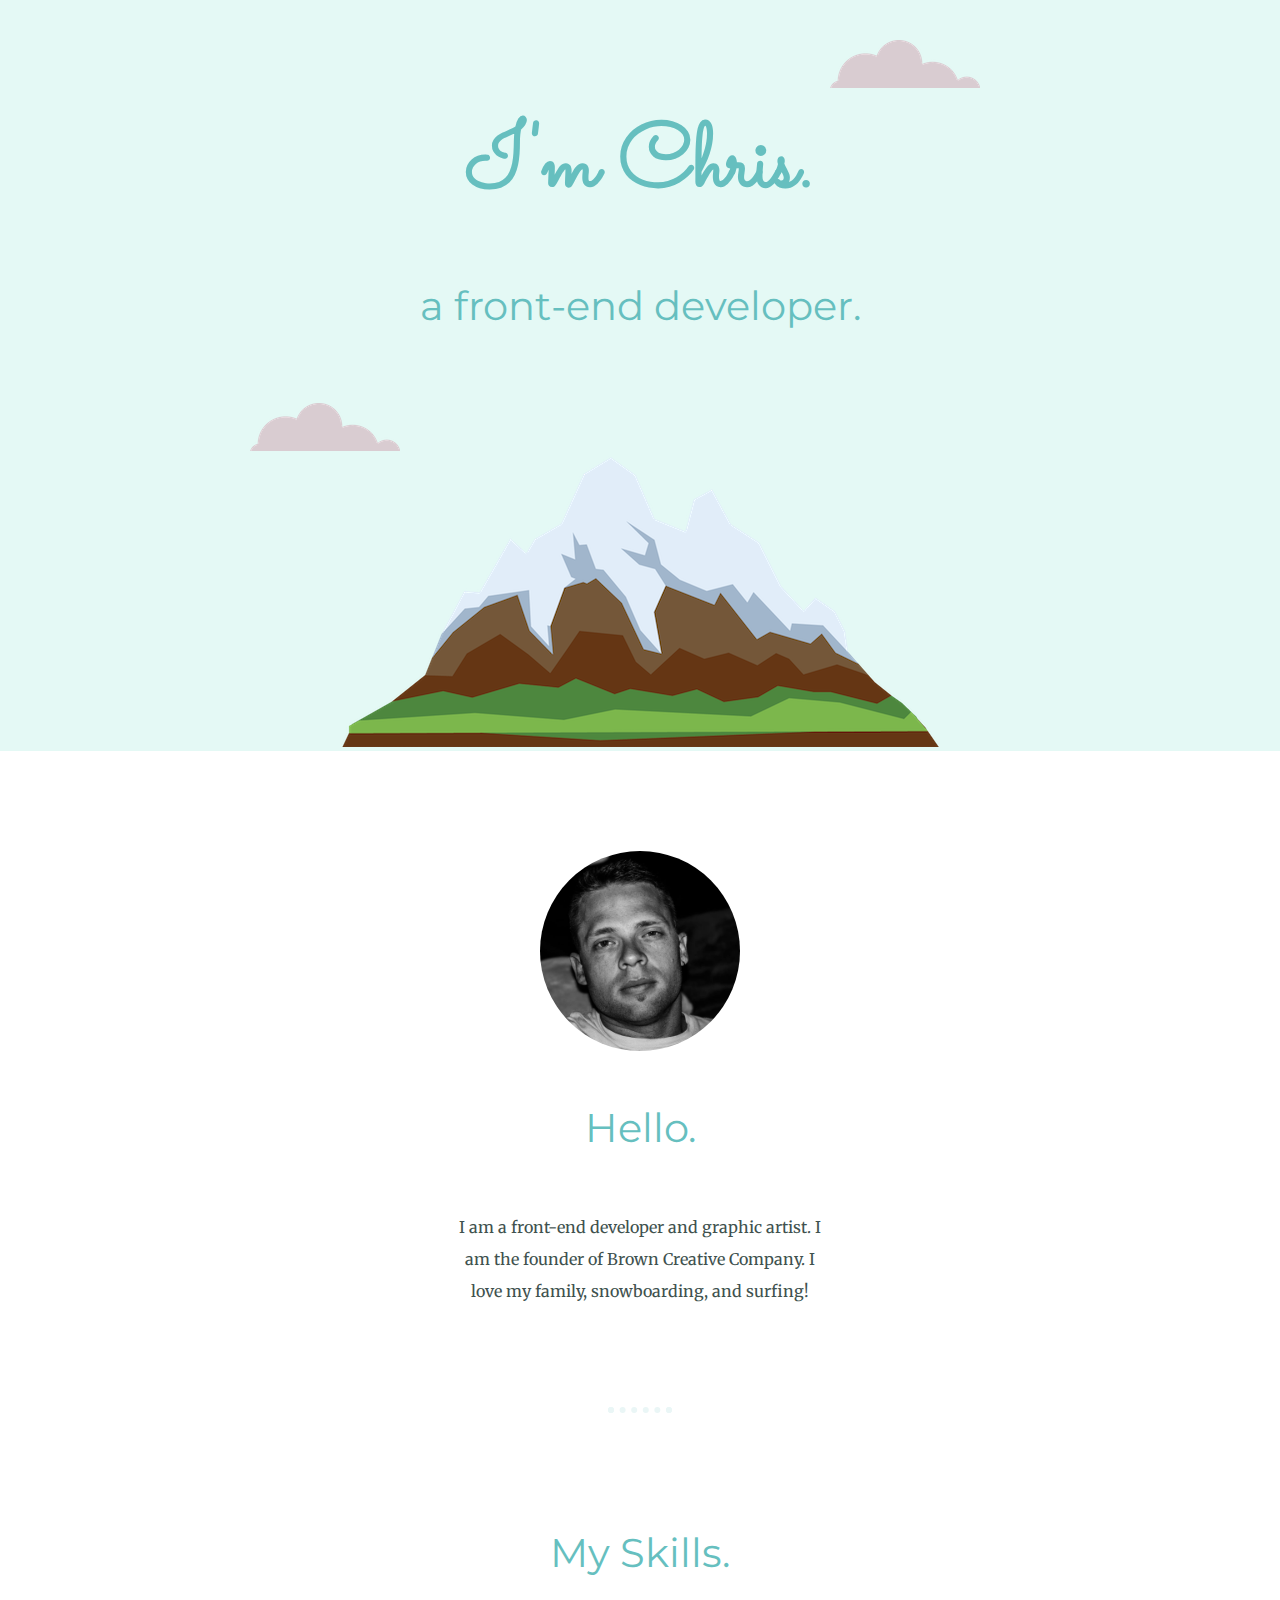
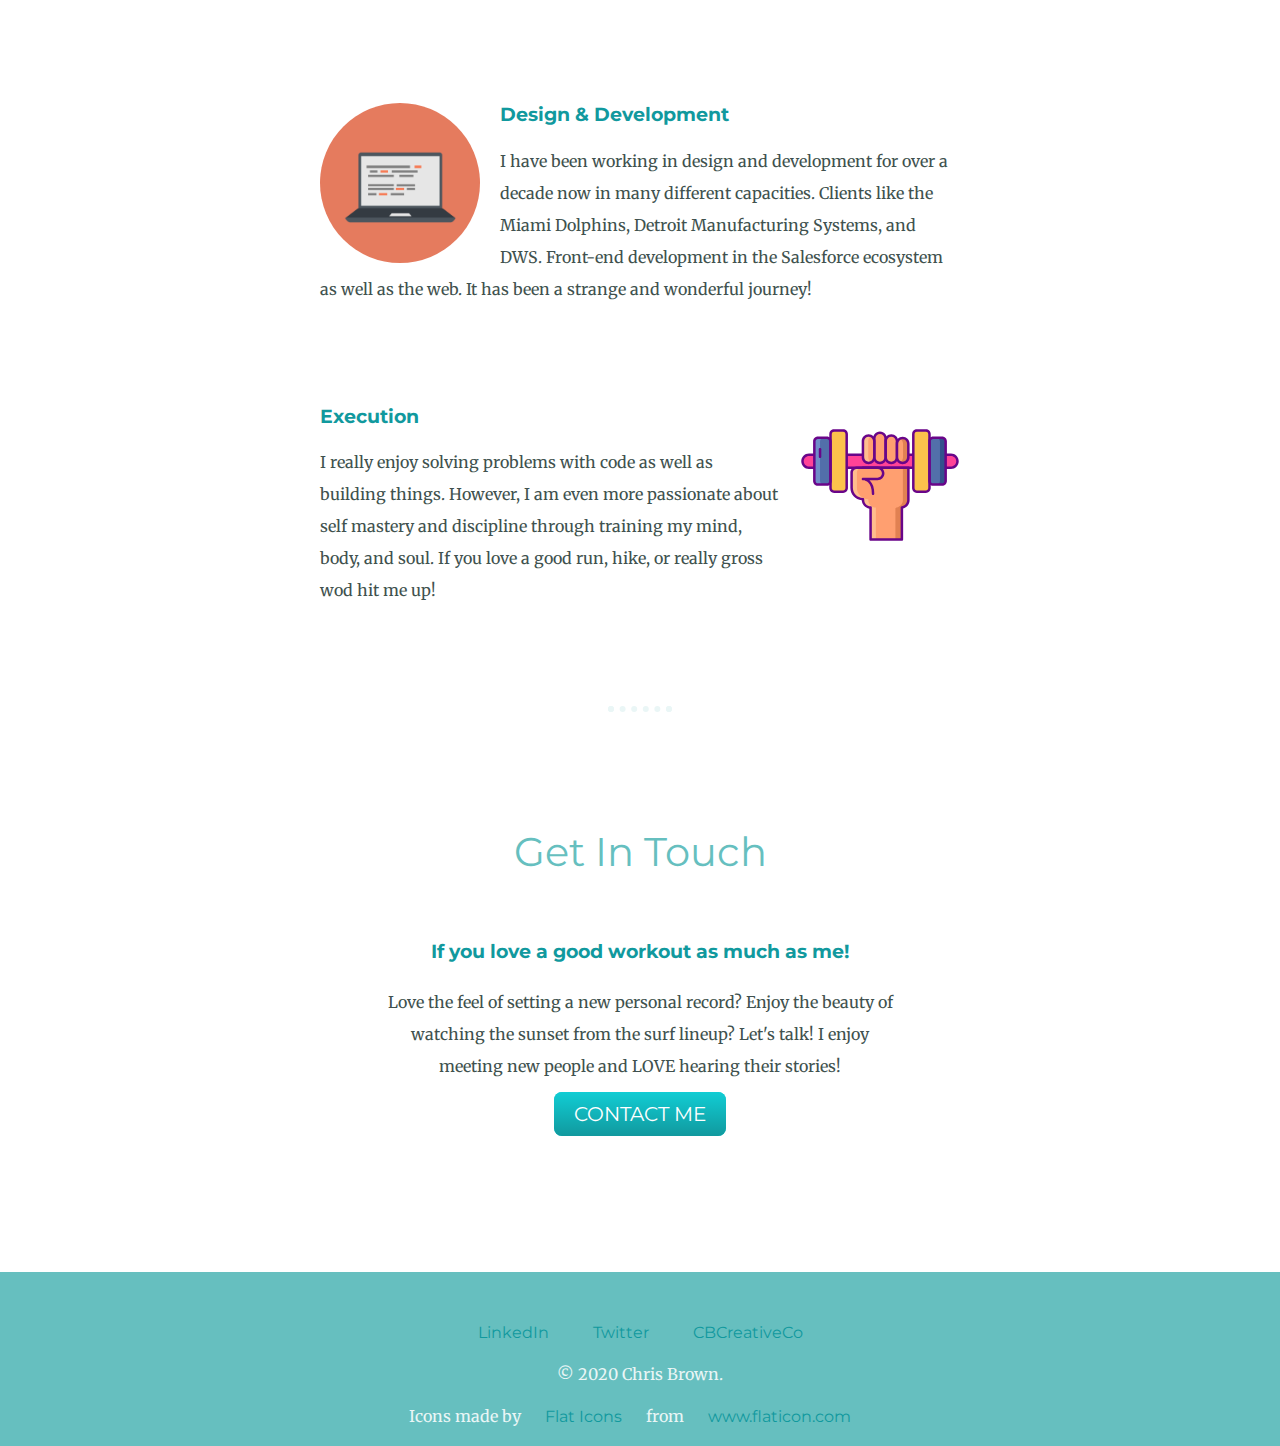
<file: index.html>
<!DOCTYPE html>
<html lang="en">
  <head>
    <meta charset="UTF-8" />
    <meta name="viewport" content="width=device-width, initial-scale=1.0" />
    <title>Chris Brown</title>
    <link rel="stylesheet" href="css/styles.css" type="text/css" />
    <link rel="icon" href="favicon.ico" />
    <link
      href="https://fonts.googleapis.com/css2?family=Merriweather:wght@400;700&family=Montserrat:wght@400;700&family=Sacramento&display=swap"
      rel="stylesheet"
    />
  </head>
  <body>
    <div class="top-container">
      <img class="cloud-one" src="images/cloud.png" alt="cloud-img" />
      <h1>I'm Chris.</h1>
      <h2>a front-end developer.</h2>
      <img class="cloud-two" src="images/cloud.png" alt="cloud-img" />
      <img class="mountain" src="images/mountain.png" alt="mountain-img" />
    </div>
    <div class="middle-container">
      <div class="profile">
        <img class="profile-pic" src="images/ProfilePic.jpg" alt="chris-img" />
        <h2>Hello.</h2>
        <p class="intro">
          I am a front-end developer and graphic artist. I am the founder of
          Brown Creative Company. I love my family, snowboarding, and surfing!
        </p>
      </div>
      <hr />
      <div class="skills">
        <h2>My Skills.</h2>
        <div class="skill-row">
          <img class="skill-img computer" src="images/computer.png" alt="computer" />
          <div class="skill-description">
            <h3>Design & Development</h3>
            <p class="p-skills">
              I have been working in design and development for over a decade now in many different
              capacities. Clients like the Miami Dolphins, Detroit Manufacturing Systems, and DWS.
              Front-end development in the Salesforce ecosystem as well as the web. It has been a 
              strange and wonderful journey!
            </p>
          </div>
        </div>
        <div class="skill-row">
          <img class="fitness" src="images/fitness.svg" alt="chillies" />
          <div class="skill-description">
            <h3>Execution</h3>
            <p class="p-skills">
              I really enjoy solving problems with code as well as building things. However,
              I am even more passionate about self mastery and discipline through training my mind,
              body, and soul. If you love a good run, hike, or really gross wod hit me up!
            </p>
          </div>
        </div>
      </div>
      <hr />
      <div class="contact-me">
        <h2>Get In Touch</h2>
        <h3>If you love a good workout as much as me!</h3>
        <p>
          Love the feel of setting a new personal record? Enjoy the beauty of watching the sunset from
          the surf lineup? Let's talk! I enjoy meeting new people and LOVE hearing their stories!
        </p>
        <a class="btn" href="mailto:name@email.com">CONTACT ME</a>
      </div>
    </div>

    <div class="bottom-container">
      <a class="footer-link" href="https://www.linkedin.com/in/chris-brown-516158182/">LinkedIn</a>
      <a class="footer-link" href="https://twitter.com/">Twitter</a>
      <a class="footer-link" href="https://www.cbcreativeco.com/">CBCreativeCo</a>
      <p>© 2020 Chris Brown.</p>
      <div>Icons made by <a href="https://www.flaticon.com/authors/flat-icons" title="Flat Icons">Flat Icons</a> from <a href="https://www.flaticon.com/" title="Flaticon">www.flaticon.com</a></div>
    </div>
  </body>
</html>
</file>
<file: css/styles.css>
body {
    text-align: center;
    margin: 0;
    font-family: 'Merriweather', serif;
    color: #40514E;
}

h1 {
    margin: 50px auto 0 auto;
    font-family: 'Sacramento', cursive;
    font-size: 5.625rem; /*  16px = 100% = 1em */
    color: #66BFBF;
}

h2 {
    font-family: 'Montserrat', sans-serif;
    font-size: 2.5rem;
    font-weight: normal;
    color: #66BFBF;
    line-height: 2;
    padding-bottom: 10px;
}

h3 {
    font-family: 'Montserrat', sans-serif;
    color: #11999E;
    font-weight: bolder;
}

p {
    line-height: 2rem;
}

hr {
    border: 6px #EAF6F6 dotted;
    width: 4%;
    border-bottom: none;
    margin: 100px auto;
}

a {
    color: #11999E;
    font-family: 'Montserrat', sans-serif;
    text-decoration: none;
    margin: 10px 20px;
}

a:hover {
    color: #EAF6F6;
}

.top-container {
    position: relative;
    background-color: #E4F9F5;
    padding-top: 4%;
}

.cloud-one {
    position: absolute;
    right: 300px;
    top: 40px;
}

.cloud-two {
    position: absolute;
    left: 250px;
    bottom: 300px;
}

.profile-pic  {
    border-radius: 100%;
    height: 200px;

}

.computer {
    float: left;
    border-radius: 100%;
    width: 25%;
    margin-right: 20px;
}

.fitness {
    height: 25%;
    float: right;
    width: 25%;
    margin-left: 20px;
}

.middle-container {
    padding: 100px 0px;
}

.intro {
    width: 30%;
    margin: auto;
}

.skill-row {
    width: 50%;
    margin: 100px auto;
    text-align: left;
}

.contact-me {
    width: 40%;
    height: 300px;
    margin: 40px auto 60px;
    line-height: 2rem;
}

.btn {
    background: #11CDD4;
    background-image: -webkit-linear-gradient(top, #11CDD4, #11999E);
    background-image: -moz-linear-gradient(top, #11CDD4, #11999E);
    background-image: -ms-linear-gradient(top, #11CDD4, #11999E);
    background-image: -o-linear-gradient(top, #11CDD4, #11999E);
    background-image: linear-gradient(to bottom, #11CDD4, #11999E);
    -webkit-border-radius: 8;
    -moz-border-radius: 8;
    border-radius: 8px;
    font-family: 'Montserrat', sans-serif;
    color: #ffffff;
    font-size: 20px;
    padding: 10px 20px 10px 20px;
    text-decoration: none;
  }
  
  .btn:hover {
    background: #30E3CB;
    background-image: -webkit-linear-gradient(top, #30E3CB, #2BC4AD);
    background-image: -moz-linear-gradient(top, #30E3CB, #2BC4AD);
    background-image: -ms-linear-gradient(top, #30E3CB, #2BC4AD);
    background-image: -o-linear-gradient(top, #30E3CB, #2BC4AD);
    background-image: linear-gradient(to bottom, #30E3CB, #2BC4AD);
    text-decoration: none;
  }

.bottom-container {
    padding: 50px 0 20px;;
    background-color: #66BFBF;
    color: #EAF6F6;
}

.copyright {
    color: EAF6F6;
    font-size: 0.75rem;
    padding: 20px 0px;
}
</file>
